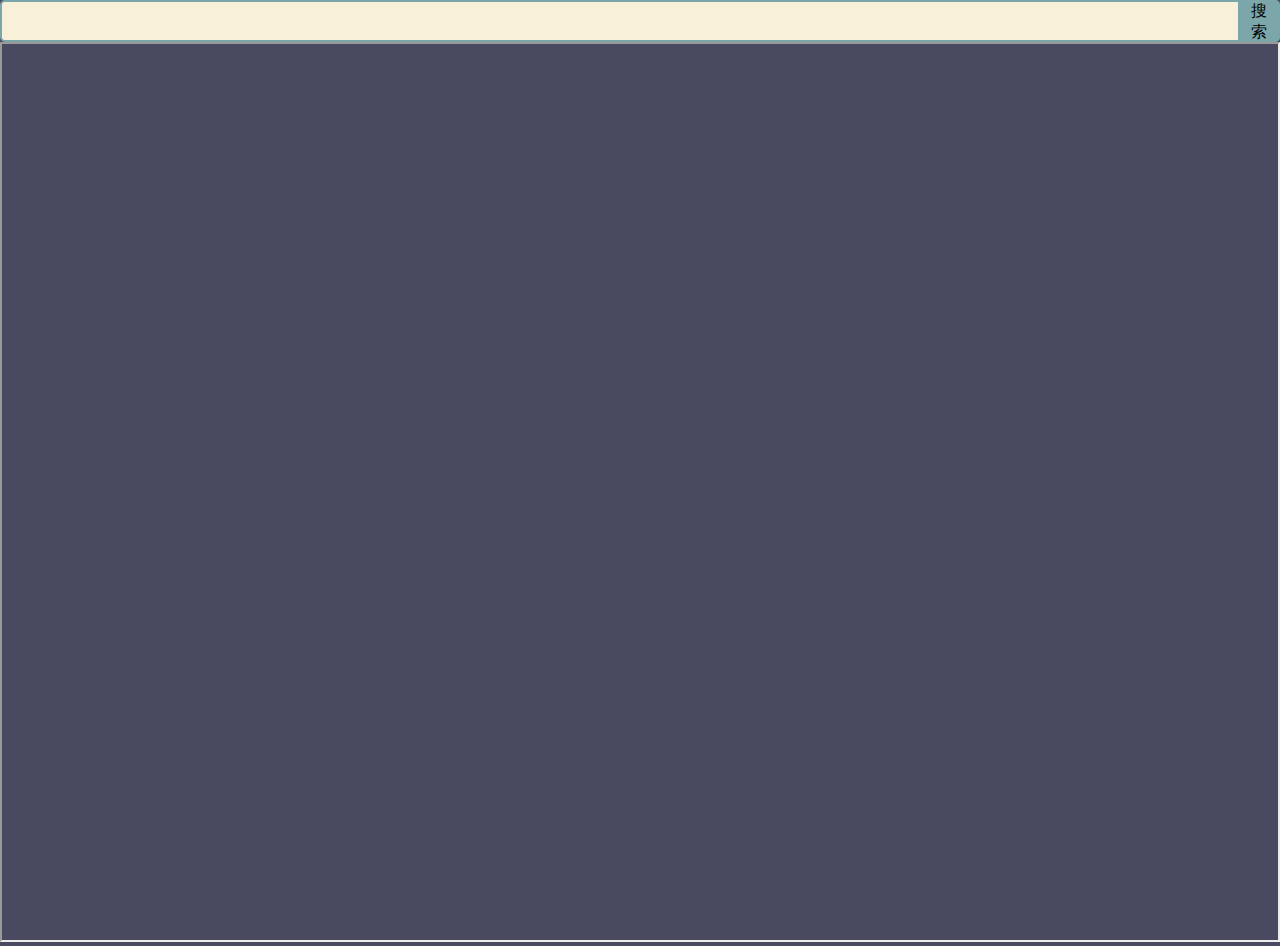
<file: docs/css/index.html>
<!DOCTYPE html>
<html lang="">

<head>
    <meta charset="utf-8">
    <meta http-equiv="X-UA-Compatible" content="IE=edge">
    <meta name="viewport" content="width=device-width,initial-scale=1.0">
    <link rel="icon" href="favicon.ico">
    <title></title>
    <style>
        .search {
            position: relative;
            width: 300 px;
            margin: 0 auto;
        }

        .search input {
            width: 100%;
            height: 42px;
            padding-left: 10px;
            border: 2px solid #7BA7AB;
            border-radius: 5px;
            outline: none;
            background: #F9F0DA;
            color: #9E9C9C;
        }

        button,
        input {
            line-height: normal;
        }

        button,
        input,
        select,
        textarea {
            font-family: inherit;
            font-size: 100%;
            margin: 0;
        }

        * {
            box-sizing: border-box;
        }

        *,
        *:after,
        *:before {
            -webkit-box-sizing: border-box;
            -moz-box-sizing: border-box;
            box-sizing: border-box;
        }

        .search button {
            position: absolute;
            top: 0;
            right: 0px;
            width: 42px;
            height: 42px;
            border: none;
            background: #7BA7AB;
            border-radius: 0 5px 5px 0;
            cursor: pointer;
        }

        button,
        html input[type="button"],
        input[type="reset"],
        input[type="submit"] {
            -webkit-appearance: button;
            cursor: pointer;
        }

        button,
        select {
            text-transform: none;
        }

        button,
        input {
            line-height: normal;
        }

        button,
        input,
        select,
        textarea {
            font-family: inherit;
            font-size: 100%;
            margin: 0;
        }

        body {
            background: #494A5F;
            color: #D5D6E2;
            font-weight: 500;
            font-size: 1.05em;
            height: 100vh;
            font-family: "Microsoft YaHei", "宋体", "Segoe UI", "Lucida Grande", Helvetica, Arial, sans-serif, FreeSans, Arimo;
        }

        body,
        html {
            font-size: 100%;
            padding: 0;
            margin: 0;
        }

        html {
            font-family: sans-serif;
            -ms-text-size-adjust: 100%;
            -webkit-text-size-adjust: 100%;
        }
    </style>
</head>

<body>
    <div class="search">
        <input type="text" name="" id="search">
        <button id="sear-btn">搜索</button>
    </div>
    <iframe id="iframe" src="" width="100%" height="100%">

    </iframe>
    <script>

        window.onload = function() {
            var btn = document.getElementById("sear-btn");
            var sear = document.getElementById("search");
            var frame = document.getElementById("iframe");
            btn.onclick = function () {
                frame.src = sear.value;
            };
        }
    </script>
    

</body>

</html>
</file>
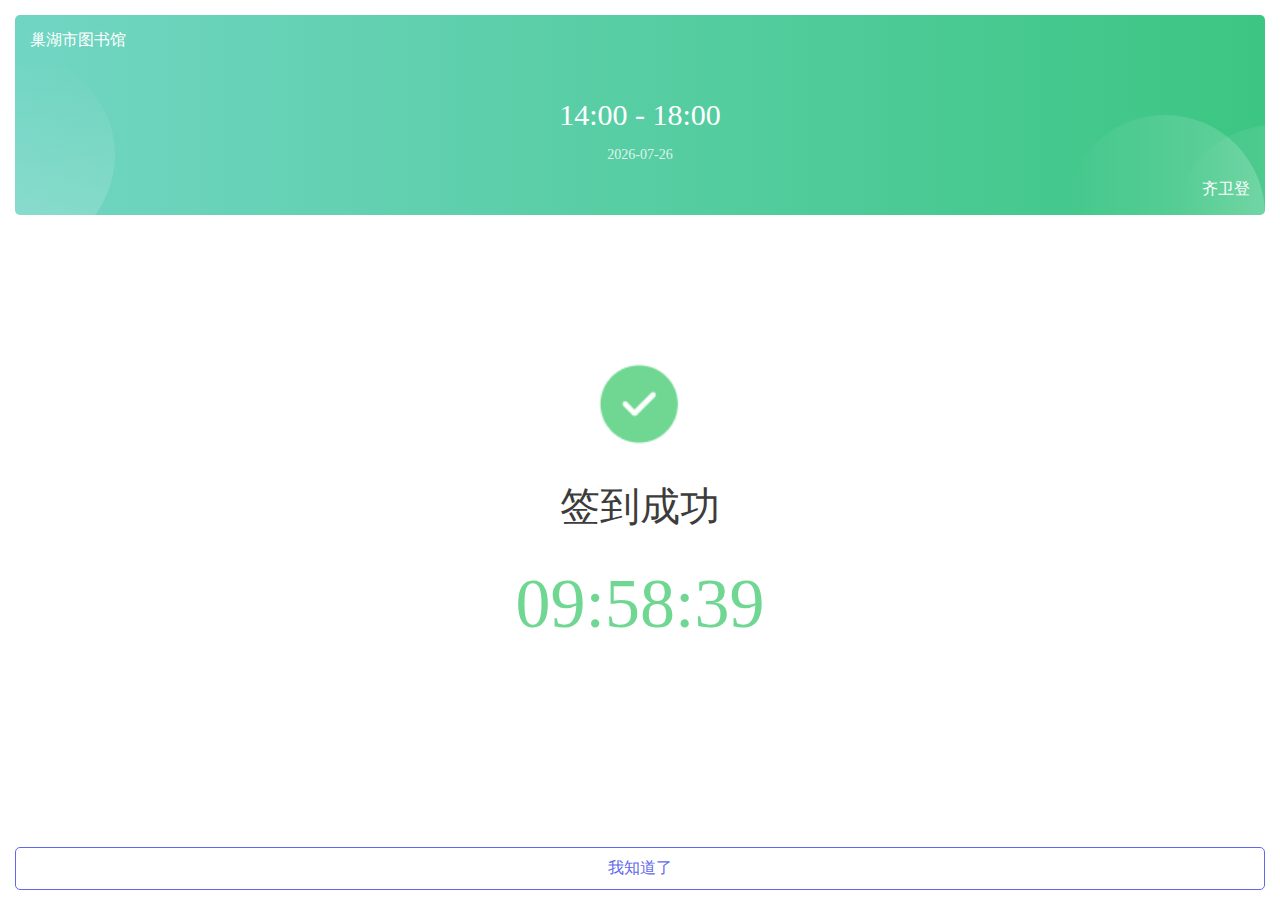
<file: docs/图书馆.html>
<!DOCTYPE html>
<html lang="en">
<head>
    <meta charset="UTF-8">
    <meta http-equiv="X-UA-Compatible" content="IE=edge">
    <meta name="viewport" content="width=device-width, initial-scale=1.0">
    <title>签到成功</title>
    <style>
        body{
            padding: 0 15px;
            margin: 0;
            display: flex;
            flex-direction: column;
            height: 100vh;
            font-family: "微软雅黑";
        }
        .header{
            border-radius: 5px;
            position: relative;
            height: 200px;
            background-color: #08AEEA;
            background-image: linear-gradient(90deg, rgba(119,215,193,95%) 0%, rgba(63,199,125,95%) 100%);
            color: #fff;
            margin-top: 15px;
            overflow: hidden;
        }
        .header p{
            margin: 0px;
        }
        .header .title{
            position: absolute;
            top: 15px;
            left: 15px;
        }
        .header .name{
            position: absolute;
            bottom: 15px;
            right: 15px;
        }
        .header .date-wrap{
            position: absolute;
            top: 50%;
            left: 50%;
            transform: translate(-50%,-50%);
            text-align: center;
            width: 100%;
        }
        .round{
            position: absolute;
            height: 200px;
            width: 200px;
            background-image: linear-gradient(0deg, rgba(255,255,255,0%) 0%, rgba(255,255,255,20%) 100%);
            border-radius: 50%;
        }
        .round-1{
            left: -100px;
            top:40px;
            transform: rotate(180deg);
        }
        .round-2{
            right: 0;
            bottom:-100px;
            transform: rotate(90deg);

        }
        .round-3{
            right: -110px;
            bottom:-110px;
            transform: rotate(90deg);

        }
        .date-wrap .date-time{
            font-size: 30px;
            margin-top: 30px;
        }
        .date-wrap .date{
            font-size: 14px;
            opacity: .8;
            margin-top: 15px;
        }
        .body{
            text-align: center;
            flex: 1;
            display: flex;
            flex-direction: column;
            justify-content: center;
        }
        .body p{
            margin:0px;
        }
        .body .success{
            margin-top: 30px;
            font-size: 40px;
            color: rgb(60,60,60);
        }
        .body .current-time{
            font-size: 70px;
            margin-top: 30px;
            color: rgb(111,215,146);
            margin-bottom: 60px;
        }
        .body .success-img{
            width: 90px;
            height: 90px;
            margin: 0px auto;
            background-image: url([data-uri]);
            background-size: cover;
        }
        .footer{
            padding: 10px 0;
            border: 1px solid  rgb(95,104,235);
            color: rgb(95,104,235);
            border-radius: 5px;
            text-align: center;
            margin: 0;
            margin-bottom: 10px;
        }
    </style>
</head>
<body>
    <div class="header">
        <p class="title">巢湖市图书馆</p>
        <div class="date-wrap">
            <p id="dateTime" class="date-time">08:00 - 12:00</p>
            <p id="date" class="date">2022-06-31</p>
        </div>
        <p class="name">齐卫登</p>
        <div class="round round-1"></div>
        <div class="round round-2"></div>
        <div class="round round-3"></div>
    </div>
    <div class="body">
        <div class="success-img">
            

        </div>
        <p class="success">签到成功</p>
        <p id="currTime" class="current-time">09:58:39</p>
    </div>
    <p class="footer">
        我知道了
    </p>
    <script>
        const date= document.getElementById("date");
        const currTime= document.getElementById("currTime");
        const dateTime= document.getElementById("dateTime");
        const dateInfo=getDate();
        date.innerText=`${dateInfo.year}-${dateInfo.month}-${dateInfo.dates}`
        if(DayStr()){
            dateTime.innerText="08:00 - 12:00"
        }else{
            dateTime.innerText="14:00 - 18:00"
        }
        setInterval(()=>{
            currTime.innerText=getCurrentDate()
        },1000)
        function getDate(){
            var date = new Date();
            var year = date.getFullYear();    //  返回的是年份
            var month = date.getMonth() + 1;  //  返回的月份上个月的月份，记得+1才是当月
            var dates = date.getDate();       //  返回的是几号
            if(month<10){
                month="0"+month
            }
            if(dates<10){
                dates="0"+dates
            }
            return {
                year ,month ,dates
            }
        }
        function getCurrentDate() {
            var d = new Date()
            var year = d.getFullYear()
            var month = d.getMonth()
            month = month + 1 > 12 ? 1 : month + 1
            month = month > 9 ? month : '0' + month.toString()
            var day = d.getDate()
            var hour = d.getHours()
            hour = hour > 9 ? hour : '0' + hour.toString()
            var minute = d.getMinutes()
            minute = minute > 9 ? minute : '0' + minute.toString()
            var second = d.getSeconds()
            second = second > 9 ? second : '0' + second.toString()
            return `${hour}:${minute}:${second}`
      }
      function DayStr(){
        let date=new Date();
        　　if(date.getHours()>=0&&date.getHours()<12){
        　　　　return true
        　　}else if(date.getHours()>=12&&date.getHours()<18){
        　　　　return false
        　　}else{
            　　return false
        }

    }

    </script>

</body>
</html>
</file>
